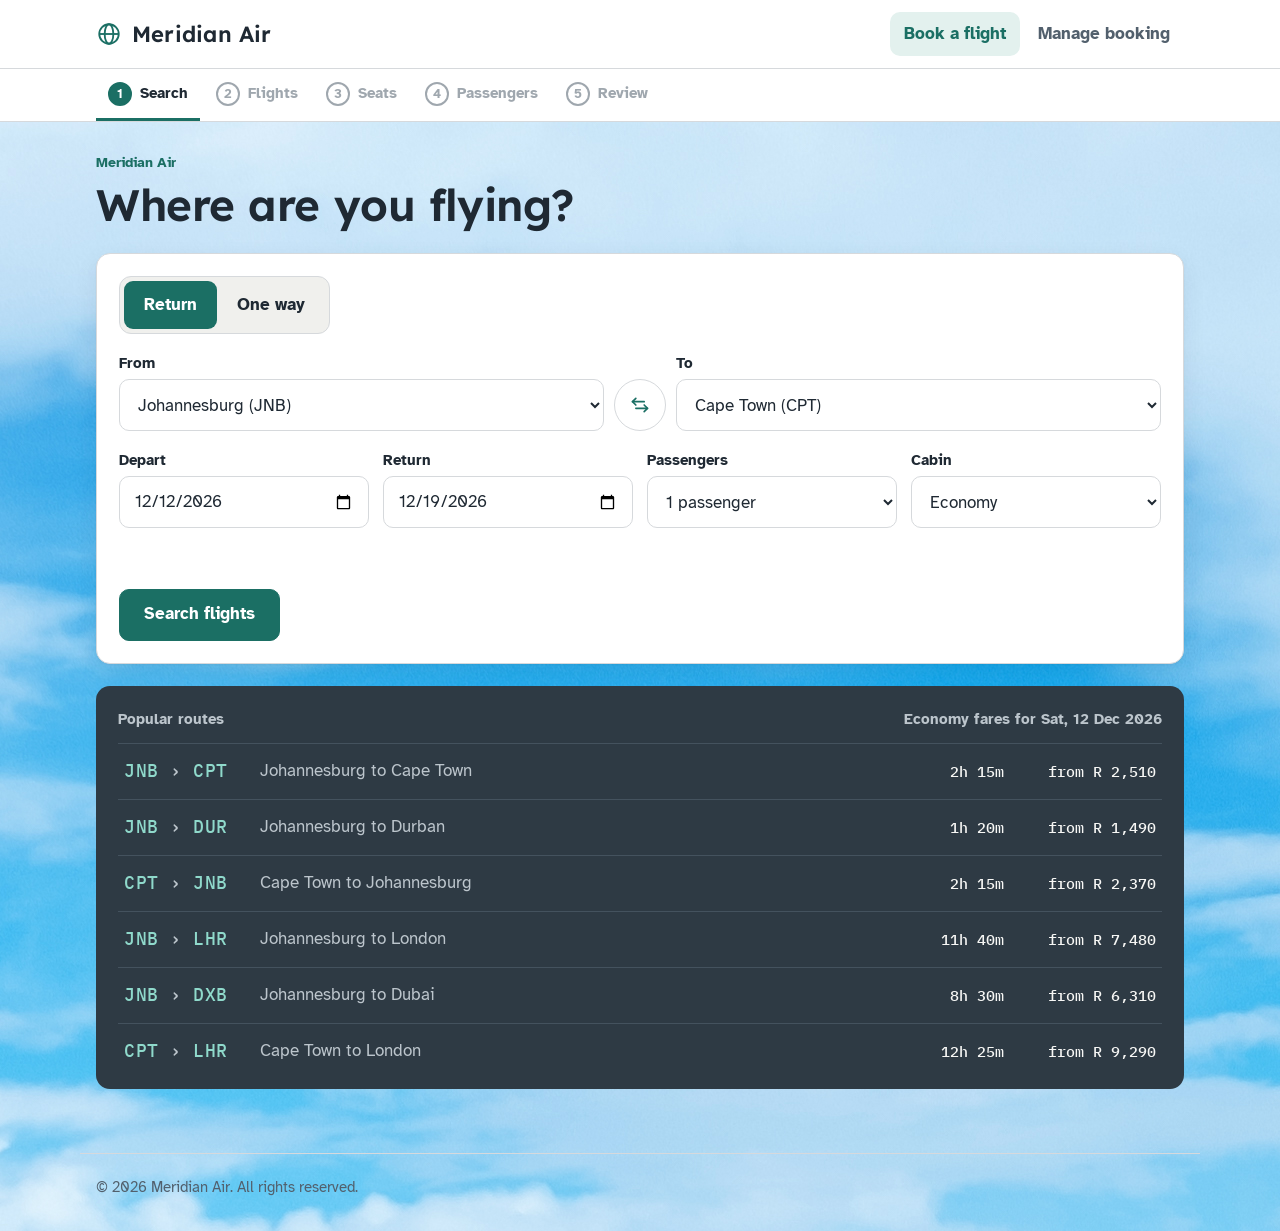
<file: index.html>
<!doctype html>
<html lang="en">
<head>
<meta charset="utf-8">
<meta name="viewport" content="width=device-width, initial-scale=1">
<title>Meridian Air</title>
<meta name="viewport-fit-sides" content="cover">
<link rel="preconnect" href="https://fonts.googleapis.com">
<link rel="preconnect" href="https://fonts.gstatic.com" crossorigin>
<link rel="stylesheet" href="https://fonts.googleapis.com/css2?family=Atkinson+Hyperlegible:wght@400;700&family=IBM+Plex+Mono:wght@500&family=Lexend:wght@500;600&display=swap">
<link rel="stylesheet" href="style.css">
</head>
<body background="background2.jpg">

<header class="topbar">
  <div class="wrap">
    <div class="brand">
      <svg viewBox="0 0 24 24" width="26" height="26" fill="none" stroke="currentColor" stroke-width="1.7" aria-hidden="true"><circle cx="12" cy="12" r="9"/><ellipse cx="12" cy="12" rx="4" ry="9"/><path d="M3 12h18"/></svg>
      Meridian Air
    </div>
    <nav class="nav" aria-label="Main">
      <button type="button" id="nav-book" data-action="nav" data-view="search">Book a flight</button>
      <button type="button" id="nav-manage" data-action="nav" data-view="manage">Manage booking</button>
    </nav>
  </div>
</header>

<nav class="stepper" id="stepper" aria-label="Booking progress">
  <div class="wrap">
    <ol class="steps"></ol>
  </div>
</nav>

<div class="wrap">
  <div class="layout" id="layout">
    <main id="app"></main>
    <aside id="summary" aria-label="Trip summary"></aside>
  </div>
</div>

<footer class="wrap foot">

     © 2026 Meridian Air. All rights reserved.

</footer>

<script src="script.js"></script>
</body>
</html>
</file>
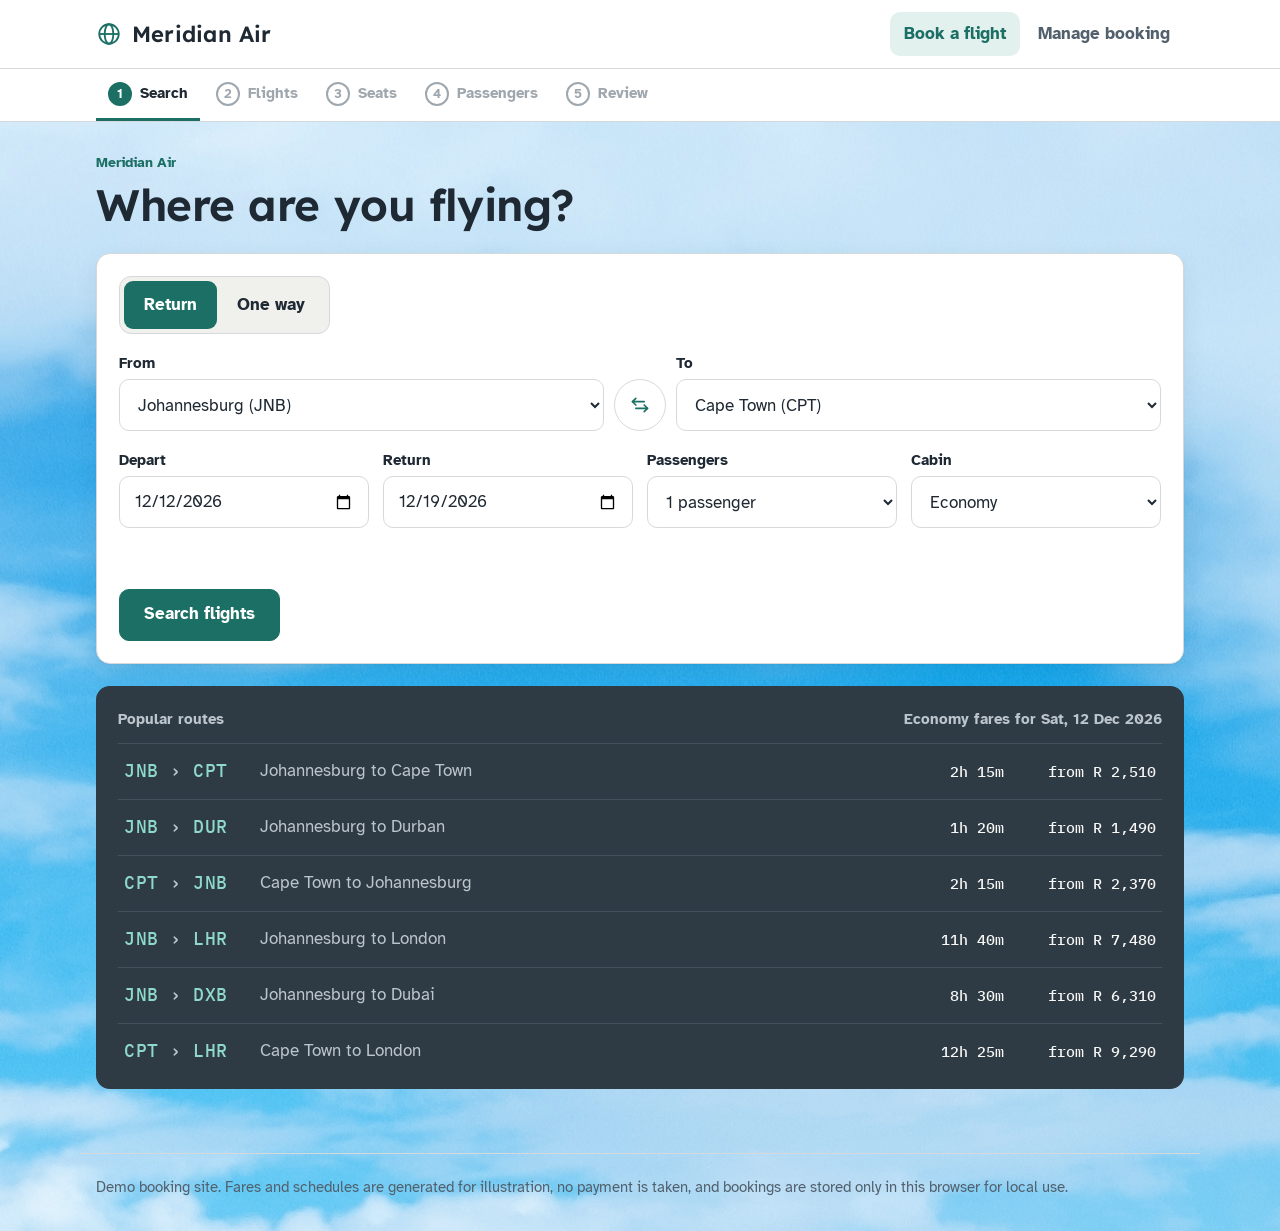
<file: Flight Reservation System/index.html>
<!doctype html>
<html lang="en">
<head>
<meta charset="utf-8">
<meta name="viewport" content="width=device-width, initial-scale=1">
<title>Meridian Air</title>
<meta name="viewport-fit-sides" content="cover">
<link rel="preconnect" href="https://fonts.googleapis.com">
<link rel="preconnect" href="https://fonts.gstatic.com" crossorigin>
<link rel="stylesheet" href="https://fonts.googleapis.com/css2?family=Atkinson+Hyperlegible:wght@400;700&family=IBM+Plex+Mono:wght@500&family=Lexend:wght@500;600&display=swap">
<link rel="stylesheet" href="style.css">
</head>
<body background="background2.jpg">

<header class="topbar">
  <div class="wrap">
    <div class="brand">
      <svg viewBox="0 0 24 24" width="26" height="26" fill="none" stroke="currentColor" stroke-width="1.7" aria-hidden="true"><circle cx="12" cy="12" r="9"/><ellipse cx="12" cy="12" rx="4" ry="9"/><path d="M3 12h18"/></svg>
      Meridian Air
    </div>
    <nav class="nav" aria-label="Main">
      <button type="button" id="nav-book" data-action="nav" data-view="search">Book a flight</button>
      <button type="button" id="nav-manage" data-action="nav" data-view="manage">Manage booking</button>
    </nav>
  </div>
</header>

<nav class="stepper" id="stepper" aria-label="Booking progress">
  <div class="wrap">
    <ol class="steps"></ol>
  </div>
</nav>

<div class="wrap">
  <div class="layout" id="layout">
    <main id="app"></main>
    <aside id="summary" aria-label="Trip summary"></aside>
  </div>
</div>

<footer class="wrap foot">
  Demo booking site. Fares and schedules are generated for illustration, no payment is taken, and bookings are stored only in this browser for local use.
</footer>

<script src="script.js"></script>
</body>
</html>
</file>
<file: style.css>
/* Layout: a light, airy page with soft stone neutrals and one calm teal accent.
   Larger type (Atkinson Hyperlegible), generous spacing and 52px controls keep it easy for every age.
   A slate "departures board" is the only dark surface. */
:root {
  --bg: #f5f5f3;
  --surface: #ffffff;
  --surface-2: #f0f0ed;
  --ink: #1f2933;
  --muted: #52606d;
  --line: #d6d9dc;
  --accent: #1b6f64;
  --accent-ink: #ffffff;
  --accent-soft: #e3f1ee;
  --board: #2e3a44;
  --board-ink: #f7f7f5;
  --board-dim: #bcc5cc;
  --board-line: #44525e;
  --on-board: #8fd9cb;
  --fee: #c98f1a;
  --focus: #1d4ed8;
  --good: #1b7a4c;
  --bad: #b3261e;
  --seat: #ffffff;
  --seat-biz: #e3ecf1;
  --seat-taken: #e4e6e8;
  --veil: linear-gradient(rgba(245, 245, 243, 0.5), rgba(245, 245, 243, 0.78));
  --radius: 14px;
  --radius-sm: 10px;
  --shadow: 0 1px 2px rgba(31, 41, 51, 0.05), 0 8px 24px rgba(31, 41, 51, 0.07);
  --font-display: "Lexend", "Atkinson Hyperlegible", system-ui, -apple-system, "Segoe UI", sans-serif;
  --font-body: "Atkinson Hyperlegible", system-ui, -apple-system, "Segoe UI", Roboto, sans-serif;
  --font-mono: "IBM Plex Mono", ui-monospace, Menlo, Consolas, monospace;
  color-scheme: light;
}

@media (prefers-color-scheme: dark) {
  :root:not([data-theme="light"]) {
    --bg: #181c20;
    --surface: #222830;
    --surface-2: #2a3139;
    --ink: #eceff1;
    --muted: #aab5bf;
    --line: #3b4651;
    --accent: #5cc4b1;
    --accent-ink: #0b1f1b;
    --accent-soft: #1f3a37;
    --board: #12161a;
    --board-ink: #f1f3f4;
    --board-dim: #aab5bf;
    --board-line: #2b343c;
    --on-board: #7fd6c5;
    --fee: #e0b04f;
    --focus: #8ab6ff;
    --good: #5ad39b;
    --bad: #ff8a8a;
    --seat: #2a3139;
    --seat-biz: #26414a;
    --seat-taken: #1f252b;
    --veil: linear-gradient(rgba(24, 28, 32, 0.78), rgba(24, 28, 32, 0.88));
    --shadow: 0 1px 2px rgba(0, 0, 0, 0.3), 0 8px 24px rgba(0, 0, 0, 0.35);
    color-scheme: dark;
  }
}

:root[data-theme="dark"] {
  --bg: #181c20;
  --surface: #222830;
  --surface-2: #2a3139;
  --ink: #eceff1;
  --muted: #aab5bf;
  --line: #3b4651;
  --accent: #5cc4b1;
  --accent-ink: #0b1f1b;
  --accent-soft: #1f3a37;
  --board: #12161a;
  --board-ink: #f1f3f4;
  --board-dim: #aab5bf;
  --board-line: #2b343c;
  --on-board: #7fd6c5;
  --fee: #e0b04f;
  --focus: #8ab6ff;
  --good: #5ad39b;
  --bad: #ff8a8a;
  --seat: #2a3139;
  --seat-biz: #26414a;
  --seat-taken: #1f252b;
  --veil: linear-gradient(rgba(24, 28, 32, 0.78), rgba(24, 28, 32, 0.88));
  --shadow: 0 1px 2px rgba(0, 0, 0, 0.3), 0 8px 24px rgba(0, 0, 0, 0.35);
  color-scheme: dark;
}

*,
*::before,
*::after {
  box-sizing: border-box;
}

html {
  -webkit-text-size-adjust: 100%;
}

body {
  margin: 0;
  color: var(--ink);
  font: 17px/1.55 var(--font-body);
}


[hidden] {
  display: none !important;
}

h1,
h2,
h3,
p,
dl,
dd {
  margin: 0;
}

button,
input,
select {
  font: inherit;
  color: inherit;
}

button {
  cursor: pointer;
}

:focus-visible {
  outline: 3px solid var(--focus);
  outline-offset: 2px;
}

.wrap {
  width: 100%;
  max-width: 1120px;
  margin: 0 auto;
  padding-left: max(16px, env(safe-area-inset-left, 0px));
  padding-right: max(16px, env(safe-area-inset-right, 0px));
}

/* ---------- Top bar ---------- */
.topbar {
  background: var(--surface);
  border-bottom: 1px solid var(--line);
}

.topbar .wrap {
  display: flex;
  flex-wrap: wrap;
  align-items: center;
  justify-content: space-between;
  gap: 8px 16px;
  padding-block: 12px;
}

.brand {
  display: flex;
  align-items: center;
  gap: 10px;
  font: 600 22px/1 var(--font-display);
  letter-spacing: 0.01em;
}

.brand svg {
  color: var(--accent);
}

.nav {
  display: flex;
  flex-wrap: wrap;
  gap: 4px;
}

.nav button {
  background: none;
  border: 0;
  border-radius: var(--radius-sm);
  min-height: 44px;
  padding: 0 14px;
  color: var(--muted);
  font-weight: 700;
}

.nav button:hover {
  background: var(--surface-2);
  color: var(--ink);
}

.nav button[aria-current="page"] {
  color: var(--accent);
  background: var(--accent-soft);
}

/* ---------- Stepper ---------- */
.stepper {
  background: var(--surface);
  border-bottom: 1px solid var(--line);
}

.steps {
  display: flex;
  gap: 4px;
  list-style: none;
  margin: 0;
  padding: 0;
  overflow-x: auto;
}

.step {
  display: flex;
  align-items: center;
  gap: 8px;
  min-height: 52px;
  background: none;
  border: 0;
  border-bottom: 3px solid transparent;
  padding: 0 12px;
  color: var(--muted);
  font-weight: 700;
  font-size: 15px;
  white-space: nowrap;
}

.step .n {
  display: grid;
  place-items: center;
  width: 24px;
  height: 24px;
  border-radius: 50%;
  border: 2px solid currentColor;
  font-size: 13px;
}

.step[aria-current="step"] {
  color: var(--ink);
  border-bottom-color: var(--accent);
}

.step[aria-current="step"] .n {
  background: var(--accent);
  border-color: var(--accent);
  color: var(--accent-ink);
}

.step:disabled {
  opacity: 0.55;
  cursor: default;
}

/* ---------- Layout ---------- */
.layout {
  display: grid;
  grid-template-columns: minmax(0, 1fr);
  gap: 28px;
  padding-block: 32px 64px;
}

.layout.with-aside {
  grid-template-columns: minmax(0, 1fr) 350px;
  align-items: start;
}

#summary {
  position: sticky;
  top: 16px;
}

@media (max-width: 900px) {
  .layout.with-aside {
    grid-template-columns: minmax(0, 1fr);
  }

  #summary {
    position: static;
  }
}

.view {
  display: grid;
  gap: 22px;
  min-width: 0;
}

.eyebrow {
  font-weight: 700;
  font-size: 14px;
  line-height: 1.3;
  color: var(--accent);
}

h1 {
  font: 600 clamp(30px, 5vw, 44px) / 1.15 var(--font-display);
  letter-spacing: -0.01em;
  text-wrap: balance;
}

h2 {
  font: 600 22px/1.2 var(--font-display);
}

h3 {
  font-size: 18px;
  font-weight: 700;
}

.page-head {
  display: grid;
  gap: 8px;
}

.sub {
  color: var(--muted);
}

.panel {
  background: var(--surface);
  border: 1px solid var(--line);
  border-radius: var(--radius);
  padding: 22px;
  min-width: 0;
}

.panel.lift {
  box-shadow: var(--shadow);
}

/* ---------- Form controls ---------- */
.field {
  display: grid;
  gap: 7px;
  min-width: 0;
}

.field > span,
.legend {
  font-size: 15px;
  font-weight: 700;
  line-height: 1.2;
  color: var(--ink);
}

.field select,
.field input {
  width: 100%;
  height: 52px;
  padding: 0 14px;
  background: var(--surface);
  border: 1.5px solid var(--line);
  border-radius: var(--radius-sm);
  min-width: 0;
}

.field select:hover,
.field input:hover:not(:disabled) {
  border-color: var(--muted);
}

.field input:disabled {
  opacity: 0.55;
  background: var(--surface-2);
}

.field input[aria-invalid="true"] {
  border-color: var(--bad);
}

.field > .err {
  font: 700 15px/1.4 var(--font-body);
  color: var(--bad);
}

.form-error {
  color: var(--bad);
  font-weight: 700;
  min-height: 1.2em;
}

.search {
  display: grid;
  gap: 20px;
}

.route {
  display: grid;
  grid-template-columns: minmax(0, 1fr) auto minmax(0, 1fr);
  gap: 10px;
  align-items: end;
}

.swap {
  width: 52px;
  height: 52px;
  display: grid;
  place-items: center;
  background: var(--surface);
  border: 1.5px solid var(--line);
  border-radius: 50%;
  color: var(--accent);
}

.swap:hover {
  border-color: var(--accent);
  background: var(--accent-soft);
}

.options {
  display: grid;
  grid-template-columns: repeat(auto-fit, minmax(160px, 1fr));
  gap: 14px;
}

@media (max-width: 560px) {
  .route {
    grid-template-columns: minmax(0, 1fr);
  }

  .swap {
    justify-self: center;
    transform: rotate(90deg);
  }
}

.seg {
  display: inline-flex;
  border: 1.5px solid var(--line);
  border-radius: 12px;
  padding: 4px;
  background: var(--surface-2);
  width: fit-content;
}

.seg label {
  position: relative;
}

.seg input {
  position: absolute;
  opacity: 0;
  inset: 0;
  margin: 0;
}

.seg span {
  display: block;
  padding: 11px 20px;
  border-radius: 9px;
  font-weight: 700;
  cursor: pointer;
}

.seg input:checked + span {
  background: var(--accent);
  color: var(--accent-ink);
}

.seg input:focus-visible + span {
  outline: 3px solid var(--focus);
  outline-offset: 2px;
}

/* ---------- Buttons ---------- */
.btn {
  display: inline-flex;
  align-items: center;
  justify-content: center;
  gap: 8px;
  min-height: 52px;
  padding: 0 24px;
  border-radius: var(--radius-sm);
  border: 1.5px solid var(--line);
  background: var(--surface);
  font-weight: 700;
}

.btn:hover:not(:disabled) {
  border-color: var(--muted);
  background: var(--surface-2);
}

.btn.primary {
  background: var(--accent);
  border-color: var(--accent);
  color: var(--accent-ink);
}

.btn.primary:hover:not(:disabled) {
  background: var(--accent);
  filter: brightness(0.92);
}

.btn.danger {
  color: var(--bad);
  border-color: var(--bad);
}

.btn:disabled {
  opacity: 0.5;
  cursor: not-allowed;
}

.btn.small {
  min-height: 44px;
  padding: 0 18px;
  font-size: 16px;
}

.actions {
  display: flex;
  flex-wrap: wrap;
  gap: 12px;
  align-items: center;
}

.actions .spacer {
  flex: 1;
}

/* ---------- Departures board ---------- */
.board {
  background: var(--board);
  color: var(--board-ink);
  border-radius: var(--radius);
  padding: 22px 22px 10px;
}

.board-head {
  display: flex;
  flex-wrap: wrap;
  justify-content: space-between;
  gap: 4px 16px;
  padding-bottom: 12px;
  font-size: 15px;
  font-weight: 700;
  color: var(--board-dim);
}

.board-row {
  display: grid;
  grid-template-columns: 124px minmax(0, 1fr) 84px 140px;
  gap: 12px;
  align-items: center;
  width: 100%;
  min-height: 56px;
  padding: 12px 6px;
  background: none;
  border: 0;
  border-top: 1px solid var(--board-line);
  text-align: left;
  color: inherit;
}

.board-row:hover {
  background: var(--board-line);
}

.b-code {
  font: 500 18px/1 var(--font-mono);
  color: var(--on-board);
  letter-spacing: 0.03em;
}

.b-code i {
  font-style: normal;
  color: var(--board-dim);
}

.b-dur,
.b-price {
  font: 500 15px/1 var(--font-mono);
  text-align: right;
  font-variant-numeric: tabular-nums;
}

.b-name {
  color: var(--board-dim);
  min-width: 0;
}

@media (max-width: 640px) {
  .board-row {
    grid-template-columns: minmax(0, 1fr) auto;
    row-gap: 4px;
  }

  .b-name {
    grid-column: 1 / -1;
    grid-row: 2;
  }

  .b-dur {
    display: none;
  }
}

/* ---------- Flight results ---------- */
.toolbar {
  display: flex;
  flex-wrap: wrap;
  align-items: end;
  gap: 14px 24px;
}

.toolbar .field {
  min-width: 200px;
}

.check {
  display: flex;
  align-items: center;
  gap: 10px;
  min-height: 52px;
  font-weight: 700;
}

.check input {
  width: 22px;
  height: 22px;
  accent-color: var(--accent);
}

.flights {
  display: grid;
  gap: 14px;
}

.flight {
  display: grid;
  grid-template-columns: minmax(0, 1fr) auto;
  grid-template-areas:
    "times buy"
    "meta buy";
  gap: 12px 28px;
  align-items: center;
  background: var(--surface);
  border: 1px solid var(--line);
  border-radius: var(--radius);
  padding: 20px 22px;
}

.f-times {
  grid-area: times;
  display: grid;
  grid-template-columns: auto minmax(90px, 1fr) auto;
  gap: 18px;
  align-items: center;
}

.f-end {
  display: grid;
  gap: 4px;
}

.time {
  font: 500 28px/1 var(--font-mono);
  font-variant-numeric: tabular-nums;
}

.time sup {
  font-size: 13px;
  color: var(--bad);
  margin-left: 2px;
}

.iata {
  font: 500 14px/1 var(--font-mono);
  letter-spacing: 0.08em;
  color: var(--muted);
}

.f-track {
  display: grid;
  gap: 6px;
  text-align: center;
  font-size: 15px;
  color: var(--muted);
}

.f-track .line {
  height: 2px;
  background: var(--line);
  position: relative;
}

.f-track .line::after {
  content: "";
  position: absolute;
  right: 0;
  top: -4px;
  width: 10px;
  height: 10px;
  border-radius: 50%;
  background: var(--accent);
}

.f-meta {
  grid-area: meta;
  display: flex;
  flex-wrap: wrap;
  gap: 6px 14px;
  align-items: center;
  font-size: 15px;
  color: var(--muted);
}

.tag {
  display: inline-block;
  padding: 3px 12px;
  border-radius: 99px;
  font-size: 14px;
  font-weight: 700;
  line-height: 1.4;
  background: var(--accent-soft);
  color: var(--accent);
}

.f-buy {
  grid-area: buy;
  display: grid;
  gap: 10px;
  justify-items: end;
}

.price {
  display: grid;
  justify-items: end;
}

.price b {
  font: 500 24px/1.1 var(--font-mono);
  font-variant-numeric: tabular-nums;
}

.price span {
  font-size: 14px;
  color: var(--muted);
}

@media (max-width: 640px) {
  .flight {
    grid-template-columns: minmax(0, 1fr);
    grid-template-areas:
      "times"
      "meta"
      "buy";
  }

  .f-buy {
    grid-auto-flow: column;
    justify-content: space-between;
    align-items: center;
    justify-items: stretch;
  }

  .f-buy .price {
    justify-items: start;
  }
}

.empty {
  text-align: center;
  display: grid;
  gap: 14px;
  justify-items: center;
  padding: 40px 20px;
  color: var(--muted);
}

/* ---------- Summary aside ---------- */
.summary {
  display: grid;
  gap: 18px;
}

.s-leg {
  display: grid;
  gap: 2px;
  padding-bottom: 16px;
  border-bottom: 1px solid var(--line);
}

.s-route {
  font: 600 22px/1.2 var(--font-display);
}

.s-route i {
  font-style: normal;
  color: var(--accent);
}

.s-line {
  color: var(--muted);
  font-size: 15px;
}

.rows {
  display: grid;
  gap: 10px;
}

.rows > div {
  display: flex;
  justify-content: space-between;
  gap: 12px;
}

.rows dt {
  color: var(--muted);
}

.rows dd {
  font-family: var(--font-mono);
  font-variant-numeric: tabular-nums;
}

.rows .total {
  padding-top: 12px;
  border-top: 1px solid var(--line);
  font-weight: 700;
}

.rows .total dt {
  color: var(--ink);
}

.rows .total dd {
  font-size: 20px;
}

/* ---------- Seat selection ---------- */
.tabs {
  display: flex;
  flex-wrap: wrap;
  gap: 10px;
}

.chip {
  display: grid;
  gap: 2px;
  min-height: 56px;
  text-align: left;
  padding: 9px 16px;
  border: 1.5px solid var(--line);
  border-radius: 12px;
  background: var(--surface);
}

.chip small {
  font-size: 14px;
  font-weight: 700;
  line-height: 1.2;
  color: var(--muted);
}

.chip b {
  font: 500 16px/1.2 var(--font-mono);
}

.chip:hover {
  border-color: var(--muted);
}

.chip[aria-pressed="true"] {
  border-color: var(--accent);
  background: var(--accent-soft);
  box-shadow: inset 0 0 0 1px var(--accent);
}

.legend-row {
  display: flex;
  flex-wrap: wrap;
  gap: 8px 20px;
  font-size: 15px;
  color: var(--muted);
}

.legend-row span {
  display: inline-flex;
  align-items: center;
  gap: 8px;
}

.legend-row .sw {
  display: inline-block;
  width: 20px;
  height: 18px;
  border: 1.5px solid var(--line);
  border-radius: 5px 5px 3px 3px;
  background: var(--seat);
}

.sw.sel {
  background: var(--accent);
  border-color: var(--accent);
}

.sw.taken {
  background-color: var(--seat-taken);
  background-image: repeating-linear-gradient(135deg, var(--line) 0 2px, transparent 2px 5px);
}

.sw.fee {
  box-shadow: inset 0 -4px 0 var(--fee);
}

.fuselage {
  width: 100%;
  max-width: 420px;
  margin: 0 auto;
  padding: 48px 16px 30px;
  border: 2px solid var(--line);
  border-radius: 150px 150px 28px 28px / 116px 116px 28px 28px;
  background: var(--surface-2);
  display: grid;
  gap: 7px;
  justify-items: center;
}

.cabin-tag,
.exit-tag {
  font-size: 14px;
  font-weight: 700;
  line-height: 1;
  color: var(--muted);
  padding: 12px 0 6px;
}

.exit-tag {
  color: var(--bad);
  padding: 10px 0 2px;
}

.srow {
  display: grid;
  grid-template-columns: repeat(3, 42px) 34px repeat(3, 42px);
  gap: 7px;
  align-items: center;
}

.srow.biz {
  grid-template-columns: repeat(2, 58px) 34px repeat(2, 58px);
}

.rownum {
  text-align: center;
  font: 500 13px/1 var(--font-mono);
  color: var(--muted);
}

.seat {
  width: 100%;
  height: 40px;
  padding: 0;
  border: 1.5px solid var(--muted);
  border-radius: 8px 8px 4px 4px;
  background: var(--seat);
  color: var(--ink);
  font: 500 13px/1 var(--font-mono);
}

.seat.biz {
  height: 48px;
  background: var(--seat-biz);
}

.seat.fee {
  box-shadow: inset 0 -4px 0 var(--fee);
}

.seat:hover:not(:disabled):not([aria-disabled="true"]) {
  border-color: var(--accent);
  border-width: 2.5px;
}

.seat.taken {
  border-color: var(--line);
  background-color: var(--seat-taken);
  background-image: repeating-linear-gradient(135deg, var(--line) 0 2px, transparent 2px 6px);
  cursor: not-allowed;
}

.seat.off {
  opacity: 0.4;
  border-color: var(--line);
  cursor: not-allowed;
}

.seat.sel-me {
  background: var(--accent);
  border-color: var(--accent);
  color: var(--accent-ink);
  font-weight: 700;
  box-shadow: none;
}

.seat.sel-other {
  background: var(--board);
  border-color: var(--board);
  color: var(--board-ink);
  box-shadow: none;
  cursor: default;
}

/* ---------- Passenger form ---------- */
.p-block {
  display: grid;
  gap: 16px;
}

.grid-2 {
  display: grid;
  grid-template-columns: repeat(auto-fit, minmax(220px, 1fr));
  gap: 16px;
}

.note {
  font-size: 15px;
  color: var(--muted);
}

/* ---------- Review ---------- */
.review-legs {
  display: grid;
  gap: 22px;
}

.r-leg {
  display: grid;
  gap: 10px;
}

.table-wrap {
  overflow-x: auto;
}

table {
  width: 100%;
  border-collapse: collapse;
}

th,
td {
  text-align: left;
  padding: 10px 14px 10px 0;
  border-bottom: 1px solid var(--line);
  white-space: nowrap;
}

th {
  font-size: 14px;
  font-weight: 700;
  color: var(--muted);
}

td.mono {
  font-family: var(--font-mono);
}

/* ---------- Confirmation, boarding passes ---------- */
.confirm-head {
  background: var(--board);
  color: var(--board-ink);
  border-radius: var(--radius);
  padding: 28px;
  display: grid;
  gap: 12px;
}

.confirm-head .eyebrow {
  color: var(--on-board);
}

.confirm-head .btn {
  background: transparent;
  border-color: var(--board-dim);
  color: var(--board-ink);
}

.confirm-head .btn:hover:not(:disabled) {
  background: var(--board-line);
  border-color: var(--board-ink);
}

.confirm-head .btn.primary {
  background: var(--accent);
  border-color: var(--accent);
  color: var(--accent-ink);
}

.pnr {
  font: 500 clamp(36px, 8vw, 56px) / 1 var(--font-mono);
  letter-spacing: 0.16em;
  color: var(--on-board);
  user-select: all;
}

.pill {
  display: inline-block;
  width: fit-content;
  padding: 3px 12px;
  border-radius: 99px;
  font-size: 14px;
  font-weight: 700;
  line-height: 1.4;
  text-transform: capitalize;
  border: 1.5px solid currentColor;
}

.pill.ok {
  color: var(--good);
}

.pill.bad {
  color: var(--bad);
}

.passes {
  display: grid;
  gap: 18px;
}

.pass {
  display: grid;
  grid-template-columns: minmax(0, 1fr) 190px;
  background: var(--surface);
  border: 1px solid var(--line);
  border-radius: var(--radius);
  overflow: hidden;
}

.pass.void {
  opacity: 0.6;
}

.pass-main {
  display: grid;
  gap: 18px;
  padding: 0 0 20px;
  min-width: 0;
}

.pass-top {
  display: flex;
  justify-content: space-between;
  gap: 12px;
  padding: 12px 22px;
  background: var(--board);
  color: var(--board-ink);
  font-size: 15px;
  font-weight: 700;
}

.pass-route {
  display: flex;
  align-items: center;
  gap: 16px;
  padding: 0 22px;
}

.pass-route > div {
  display: grid;
  min-width: 0;
}

.pass-route .code {
  font: 600 clamp(36px, 8vw, 48px) / 1 var(--font-display);
  letter-spacing: 0.02em;
}

.pass-route span {
  font-size: 15px;
  color: var(--muted);
}

.pass-route svg {
  flex: none;
  color: var(--accent);
}

.pass-grid {
  display: grid;
  grid-template-columns: repeat(auto-fit, minmax(120px, 1fr));
  gap: 14px 18px;
  padding: 0 22px;
}

.pass-grid div {
  display: grid;
  gap: 2px;
  min-width: 0;
}

.pass-grid dt {
  font-size: 14px;
  font-weight: 700;
  line-height: 1.2;
  color: var(--muted);
}

.pass-grid dd {
  font: 500 16px/1.3 var(--font-mono);
  overflow-wrap: anywhere;
}

.pass-stub {
  display: grid;
  align-content: space-between;
  gap: 16px;
  padding: 20px;
  border-left: 2px dashed var(--line);
  background: var(--surface-2);
}

.stub-seat {
  display: grid;
  gap: 2px;
}

.stub-seat b {
  font: 600 46px/1 var(--font-display);
  color: var(--accent);
}

.stub-seat small,
.stub-pnr {
  font: 700 14px/1.2 var(--font-body);
  color: var(--muted);
}

.stub-pnr {
  font-family: var(--font-mono);
  font-weight: 500;
  letter-spacing: 0.12em;
}

.barcode {
  display: flex;
  align-items: stretch;
  height: 46px;
  overflow: hidden;
}

.barcode i {
  display: block;
  flex: none;
  background: var(--ink);
}

@media (max-width: 640px) {
  .pass {
    grid-template-columns: minmax(0, 1fr);
  }

  .pass-stub {
    border-left: 0;
    border-top: 2px dashed var(--line);
    grid-template-columns: auto 1fr;
    align-items: center;
  }
}

.booking-list {
  display: grid;
}

.booking-row {
  display: grid;
  grid-template-columns: 120px minmax(0, 1fr) auto auto;
  gap: 14px;
  align-items: center;
  padding: 14px 0;
  border-top: 1px solid var(--line);
}

.booking-row:first-child {
  border-top: 0;
}

.booking-row .mono {
  font-family: var(--font-mono);
  font-weight: 500;
}

@media (max-width: 640px) {
  .booking-row {
    grid-template-columns: minmax(0, 1fr) auto;
  }
}

.foot {
  border-top: 1px solid var(--line);
  padding-block: 22px 32px;
  color: var(--muted);
  font-size: 15px;
}

@media (prefers-reduced-motion: reduce) {
  * {
    transition: none !important;
    animation: none !important;
    scroll-behavior: auto !important;
  }
}
</file>
<file: Flight Reservation System/style.css>
/* Layout: a light, airy page with soft stone neutrals and one calm teal accent.
   Larger type (Atkinson Hyperlegible), generous spacing and 52px controls keep it easy for every age.
   A slate "departures board" is the only dark surface. */
:root {
  --bg: #f5f5f3;
  --surface: #ffffff;
  --surface-2: #f0f0ed;
  --ink: #1f2933;
  --muted: #52606d;
  --line: #d6d9dc;
  --accent: #1b6f64;
  --accent-ink: #ffffff;
  --accent-soft: #e3f1ee;
  --board: #2e3a44;
  --board-ink: #f7f7f5;
  --board-dim: #bcc5cc;
  --board-line: #44525e;
  --on-board: #8fd9cb;
  --fee: #c98f1a;
  --focus: #1d4ed8;
  --good: #1b7a4c;
  --bad: #b3261e;
  --seat: #ffffff;
  --seat-biz: #e3ecf1;
  --seat-taken: #e4e6e8;
  --veil: linear-gradient(rgba(245, 245, 243, 0.5), rgba(245, 245, 243, 0.78));
  --radius: 14px;
  --radius-sm: 10px;
  --shadow: 0 1px 2px rgba(31, 41, 51, 0.05), 0 8px 24px rgba(31, 41, 51, 0.07);
  --font-display: "Lexend", "Atkinson Hyperlegible", system-ui, -apple-system, "Segoe UI", sans-serif;
  --font-body: "Atkinson Hyperlegible", system-ui, -apple-system, "Segoe UI", Roboto, sans-serif;
  --font-mono: "IBM Plex Mono", ui-monospace, Menlo, Consolas, monospace;
  color-scheme: light;
}

@media (prefers-color-scheme: dark) {
  :root:not([data-theme="light"]) {
    --bg: #181c20;
    --surface: #222830;
    --surface-2: #2a3139;
    --ink: #eceff1;
    --muted: #aab5bf;
    --line: #3b4651;
    --accent: #5cc4b1;
    --accent-ink: #0b1f1b;
    --accent-soft: #1f3a37;
    --board: #12161a;
    --board-ink: #f1f3f4;
    --board-dim: #aab5bf;
    --board-line: #2b343c;
    --on-board: #7fd6c5;
    --fee: #e0b04f;
    --focus: #8ab6ff;
    --good: #5ad39b;
    --bad: #ff8a8a;
    --seat: #2a3139;
    --seat-biz: #26414a;
    --seat-taken: #1f252b;
    --veil: linear-gradient(rgba(24, 28, 32, 0.78), rgba(24, 28, 32, 0.88));
    --shadow: 0 1px 2px rgba(0, 0, 0, 0.3), 0 8px 24px rgba(0, 0, 0, 0.35);
    color-scheme: dark;
  }
}

:root[data-theme="dark"] {
  --bg: #181c20;
  --surface: #222830;
  --surface-2: #2a3139;
  --ink: #eceff1;
  --muted: #aab5bf;
  --line: #3b4651;
  --accent: #5cc4b1;
  --accent-ink: #0b1f1b;
  --accent-soft: #1f3a37;
  --board: #12161a;
  --board-ink: #f1f3f4;
  --board-dim: #aab5bf;
  --board-line: #2b343c;
  --on-board: #7fd6c5;
  --fee: #e0b04f;
  --focus: #8ab6ff;
  --good: #5ad39b;
  --bad: #ff8a8a;
  --seat: #2a3139;
  --seat-biz: #26414a;
  --seat-taken: #1f252b;
  --veil: linear-gradient(rgba(24, 28, 32, 0.78), rgba(24, 28, 32, 0.88));
  --shadow: 0 1px 2px rgba(0, 0, 0, 0.3), 0 8px 24px rgba(0, 0, 0, 0.35);
  color-scheme: dark;
}

*,
*::before,
*::after {
  box-sizing: border-box;
}

html {
  -webkit-text-size-adjust: 100%;
}

body {
  margin: 0;
  color: var(--ink);
  font: 17px/1.55 var(--font-body);
}


[hidden] {
  display: none !important;
}

h1,
h2,
h3,
p,
dl,
dd {
  margin: 0;
}

button,
input,
select {
  font: inherit;
  color: inherit;
}

button {
  cursor: pointer;
}

:focus-visible {
  outline: 3px solid var(--focus);
  outline-offset: 2px;
}

.wrap {
  width: 100%;
  max-width: 1120px;
  margin: 0 auto;
  padding-left: max(16px, env(safe-area-inset-left, 0px));
  padding-right: max(16px, env(safe-area-inset-right, 0px));
}

/* ---------- Top bar ---------- */
.topbar {
  background: var(--surface);
  border-bottom: 1px solid var(--line);
}

.topbar .wrap {
  display: flex;
  flex-wrap: wrap;
  align-items: center;
  justify-content: space-between;
  gap: 8px 16px;
  padding-block: 12px;
}

.brand {
  display: flex;
  align-items: center;
  gap: 10px;
  font: 600 22px/1 var(--font-display);
  letter-spacing: 0.01em;
}

.brand svg {
  color: var(--accent);
}

.nav {
  display: flex;
  flex-wrap: wrap;
  gap: 4px;
}

.nav button {
  background: none;
  border: 0;
  border-radius: var(--radius-sm);
  min-height: 44px;
  padding: 0 14px;
  color: var(--muted);
  font-weight: 700;
}

.nav button:hover {
  background: var(--surface-2);
  color: var(--ink);
}

.nav button[aria-current="page"] {
  color: var(--accent);
  background: var(--accent-soft);
}

/* ---------- Stepper ---------- */
.stepper {
  background: var(--surface);
  border-bottom: 1px solid var(--line);
}

.steps {
  display: flex;
  gap: 4px;
  list-style: none;
  margin: 0;
  padding: 0;
  overflow-x: auto;
}

.step {
  display: flex;
  align-items: center;
  gap: 8px;
  min-height: 52px;
  background: none;
  border: 0;
  border-bottom: 3px solid transparent;
  padding: 0 12px;
  color: var(--muted);
  font-weight: 700;
  font-size: 15px;
  white-space: nowrap;
}

.step .n {
  display: grid;
  place-items: center;
  width: 24px;
  height: 24px;
  border-radius: 50%;
  border: 2px solid currentColor;
  font-size: 13px;
}

.step[aria-current="step"] {
  color: var(--ink);
  border-bottom-color: var(--accent);
}

.step[aria-current="step"] .n {
  background: var(--accent);
  border-color: var(--accent);
  color: var(--accent-ink);
}

.step:disabled {
  opacity: 0.55;
  cursor: default;
}

/* ---------- Layout ---------- */
.layout {
  display: grid;
  grid-template-columns: minmax(0, 1fr);
  gap: 28px;
  padding-block: 32px 64px;
}

.layout.with-aside {
  grid-template-columns: minmax(0, 1fr) 350px;
  align-items: start;
}

#summary {
  position: sticky;
  top: 16px;
}

@media (max-width: 900px) {
  .layout.with-aside {
    grid-template-columns: minmax(0, 1fr);
  }

  #summary {
    position: static;
  }
}

.view {
  display: grid;
  gap: 22px;
  min-width: 0;
}

.eyebrow {
  font-weight: 700;
  font-size: 14px;
  line-height: 1.3;
  color: var(--accent);
}

h1 {
  font: 600 clamp(30px, 5vw, 44px) / 1.15 var(--font-display);
  letter-spacing: -0.01em;
  text-wrap: balance;
}

h2 {
  font: 600 22px/1.2 var(--font-display);
}

h3 {
  font-size: 18px;
  font-weight: 700;
}

.page-head {
  display: grid;
  gap: 8px;
}

.sub {
  color: var(--muted);
}

.panel {
  background: var(--surface);
  border: 1px solid var(--line);
  border-radius: var(--radius);
  padding: 22px;
  min-width: 0;
}

.panel.lift {
  box-shadow: var(--shadow);
}

/* ---------- Form controls ---------- */
.field {
  display: grid;
  gap: 7px;
  min-width: 0;
}

.field > span,
.legend {
  font-size: 15px;
  font-weight: 700;
  line-height: 1.2;
  color: var(--ink);
}

.field select,
.field input {
  width: 100%;
  height: 52px;
  padding: 0 14px;
  background: var(--surface);
  border: 1.5px solid var(--line);
  border-radius: var(--radius-sm);
  min-width: 0;
}

.field select:hover,
.field input:hover:not(:disabled) {
  border-color: var(--muted);
}

.field input:disabled {
  opacity: 0.55;
  background: var(--surface-2);
}

.field input[aria-invalid="true"] {
  border-color: var(--bad);
}

.field > .err {
  font: 700 15px/1.4 var(--font-body);
  color: var(--bad);
}

.form-error {
  color: var(--bad);
  font-weight: 700;
  min-height: 1.2em;
}

.search {
  display: grid;
  gap: 20px;
}

.route {
  display: grid;
  grid-template-columns: minmax(0, 1fr) auto minmax(0, 1fr);
  gap: 10px;
  align-items: end;
}

.swap {
  width: 52px;
  height: 52px;
  display: grid;
  place-items: center;
  background: var(--surface);
  border: 1.5px solid var(--line);
  border-radius: 50%;
  color: var(--accent);
}

.swap:hover {
  border-color: var(--accent);
  background: var(--accent-soft);
}

.options {
  display: grid;
  grid-template-columns: repeat(auto-fit, minmax(160px, 1fr));
  gap: 14px;
}

@media (max-width: 560px) {
  .route {
    grid-template-columns: minmax(0, 1fr);
  }

  .swap {
    justify-self: center;
    transform: rotate(90deg);
  }
}

.seg {
  display: inline-flex;
  border: 1.5px solid var(--line);
  border-radius: 12px;
  padding: 4px;
  background: var(--surface-2);
  width: fit-content;
}

.seg label {
  position: relative;
}

.seg input {
  position: absolute;
  opacity: 0;
  inset: 0;
  margin: 0;
}

.seg span {
  display: block;
  padding: 11px 20px;
  border-radius: 9px;
  font-weight: 700;
  cursor: pointer;
}

.seg input:checked + span {
  background: var(--accent);
  color: var(--accent-ink);
}

.seg input:focus-visible + span {
  outline: 3px solid var(--focus);
  outline-offset: 2px;
}

/* ---------- Buttons ---------- */
.btn {
  display: inline-flex;
  align-items: center;
  justify-content: center;
  gap: 8px;
  min-height: 52px;
  padding: 0 24px;
  border-radius: var(--radius-sm);
  border: 1.5px solid var(--line);
  background: var(--surface);
  font-weight: 700;
}

.btn:hover:not(:disabled) {
  border-color: var(--muted);
  background: var(--surface-2);
}

.btn.primary {
  background: var(--accent);
  border-color: var(--accent);
  color: var(--accent-ink);
}

.btn.primary:hover:not(:disabled) {
  background: var(--accent);
  filter: brightness(0.92);
}

.btn.danger {
  color: var(--bad);
  border-color: var(--bad);
}

.btn:disabled {
  opacity: 0.5;
  cursor: not-allowed;
}

.btn.small {
  min-height: 44px;
  padding: 0 18px;
  font-size: 16px;
}

.actions {
  display: flex;
  flex-wrap: wrap;
  gap: 12px;
  align-items: center;
}

.actions .spacer {
  flex: 1;
}

/* ---------- Departures board ---------- */
.board {
  background: var(--board);
  color: var(--board-ink);
  border-radius: var(--radius);
  padding: 22px 22px 10px;
}

.board-head {
  display: flex;
  flex-wrap: wrap;
  justify-content: space-between;
  gap: 4px 16px;
  padding-bottom: 12px;
  font-size: 15px;
  font-weight: 700;
  color: var(--board-dim);
}

.board-row {
  display: grid;
  grid-template-columns: 124px minmax(0, 1fr) 84px 140px;
  gap: 12px;
  align-items: center;
  width: 100%;
  min-height: 56px;
  padding: 12px 6px;
  background: none;
  border: 0;
  border-top: 1px solid var(--board-line);
  text-align: left;
  color: inherit;
}

.board-row:hover {
  background: var(--board-line);
}

.b-code {
  font: 500 18px/1 var(--font-mono);
  color: var(--on-board);
  letter-spacing: 0.03em;
}

.b-code i {
  font-style: normal;
  color: var(--board-dim);
}

.b-dur,
.b-price {
  font: 500 15px/1 var(--font-mono);
  text-align: right;
  font-variant-numeric: tabular-nums;
}

.b-name {
  color: var(--board-dim);
  min-width: 0;
}

@media (max-width: 640px) {
  .board-row {
    grid-template-columns: minmax(0, 1fr) auto;
    row-gap: 4px;
  }

  .b-name {
    grid-column: 1 / -1;
    grid-row: 2;
  }

  .b-dur {
    display: none;
  }
}

/* ---------- Flight results ---------- */
.toolbar {
  display: flex;
  flex-wrap: wrap;
  align-items: end;
  gap: 14px 24px;
}

.toolbar .field {
  min-width: 200px;
}

.check {
  display: flex;
  align-items: center;
  gap: 10px;
  min-height: 52px;
  font-weight: 700;
}

.check input {
  width: 22px;
  height: 22px;
  accent-color: var(--accent);
}

.flights {
  display: grid;
  gap: 14px;
}

.flight {
  display: grid;
  grid-template-columns: minmax(0, 1fr) auto;
  grid-template-areas:
    "times buy"
    "meta buy";
  gap: 12px 28px;
  align-items: center;
  background: var(--surface);
  border: 1px solid var(--line);
  border-radius: var(--radius);
  padding: 20px 22px;
}

.f-times {
  grid-area: times;
  display: grid;
  grid-template-columns: auto minmax(90px, 1fr) auto;
  gap: 18px;
  align-items: center;
}

.f-end {
  display: grid;
  gap: 4px;
}

.time {
  font: 500 28px/1 var(--font-mono);
  font-variant-numeric: tabular-nums;
}

.time sup {
  font-size: 13px;
  color: var(--bad);
  margin-left: 2px;
}

.iata {
  font: 500 14px/1 var(--font-mono);
  letter-spacing: 0.08em;
  color: var(--muted);
}

.f-track {
  display: grid;
  gap: 6px;
  text-align: center;
  font-size: 15px;
  color: var(--muted);
}

.f-track .line {
  height: 2px;
  background: var(--line);
  position: relative;
}

.f-track .line::after {
  content: "";
  position: absolute;
  right: 0;
  top: -4px;
  width: 10px;
  height: 10px;
  border-radius: 50%;
  background: var(--accent);
}

.f-meta {
  grid-area: meta;
  display: flex;
  flex-wrap: wrap;
  gap: 6px 14px;
  align-items: center;
  font-size: 15px;
  color: var(--muted);
}

.tag {
  display: inline-block;
  padding: 3px 12px;
  border-radius: 99px;
  font-size: 14px;
  font-weight: 700;
  line-height: 1.4;
  background: var(--accent-soft);
  color: var(--accent);
}

.f-buy {
  grid-area: buy;
  display: grid;
  gap: 10px;
  justify-items: end;
}

.price {
  display: grid;
  justify-items: end;
}

.price b {
  font: 500 24px/1.1 var(--font-mono);
  font-variant-numeric: tabular-nums;
}

.price span {
  font-size: 14px;
  color: var(--muted);
}

@media (max-width: 640px) {
  .flight {
    grid-template-columns: minmax(0, 1fr);
    grid-template-areas:
      "times"
      "meta"
      "buy";
  }

  .f-buy {
    grid-auto-flow: column;
    justify-content: space-between;
    align-items: center;
    justify-items: stretch;
  }

  .f-buy .price {
    justify-items: start;
  }
}

.empty {
  text-align: center;
  display: grid;
  gap: 14px;
  justify-items: center;
  padding: 40px 20px;
  color: var(--muted);
}

/* ---------- Summary aside ---------- */
.summary {
  display: grid;
  gap: 18px;
}

.s-leg {
  display: grid;
  gap: 2px;
  padding-bottom: 16px;
  border-bottom: 1px solid var(--line);
}

.s-route {
  font: 600 22px/1.2 var(--font-display);
}

.s-route i {
  font-style: normal;
  color: var(--accent);
}

.s-line {
  color: var(--muted);
  font-size: 15px;
}

.rows {
  display: grid;
  gap: 10px;
}

.rows > div {
  display: flex;
  justify-content: space-between;
  gap: 12px;
}

.rows dt {
  color: var(--muted);
}

.rows dd {
  font-family: var(--font-mono);
  font-variant-numeric: tabular-nums;
}

.rows .total {
  padding-top: 12px;
  border-top: 1px solid var(--line);
  font-weight: 700;
}

.rows .total dt {
  color: var(--ink);
}

.rows .total dd {
  font-size: 20px;
}

/* ---------- Seat selection ---------- */
.tabs {
  display: flex;
  flex-wrap: wrap;
  gap: 10px;
}

.chip {
  display: grid;
  gap: 2px;
  min-height: 56px;
  text-align: left;
  padding: 9px 16px;
  border: 1.5px solid var(--line);
  border-radius: 12px;
  background: var(--surface);
}

.chip small {
  font-size: 14px;
  font-weight: 700;
  line-height: 1.2;
  color: var(--muted);
}

.chip b {
  font: 500 16px/1.2 var(--font-mono);
}

.chip:hover {
  border-color: var(--muted);
}

.chip[aria-pressed="true"] {
  border-color: var(--accent);
  background: var(--accent-soft);
  box-shadow: inset 0 0 0 1px var(--accent);
}

.legend-row {
  display: flex;
  flex-wrap: wrap;
  gap: 8px 20px;
  font-size: 15px;
  color: var(--muted);
}

.legend-row span {
  display: inline-flex;
  align-items: center;
  gap: 8px;
}

.legend-row .sw {
  display: inline-block;
  width: 20px;
  height: 18px;
  border: 1.5px solid var(--line);
  border-radius: 5px 5px 3px 3px;
  background: var(--seat);
}

.sw.sel {
  background: var(--accent);
  border-color: var(--accent);
}

.sw.taken {
  background-color: var(--seat-taken);
  background-image: repeating-linear-gradient(135deg, var(--line) 0 2px, transparent 2px 5px);
}

.sw.fee {
  box-shadow: inset 0 -4px 0 var(--fee);
}

.fuselage {
  width: 100%;
  max-width: 420px;
  margin: 0 auto;
  padding: 48px 16px 30px;
  border: 2px solid var(--line);
  border-radius: 150px 150px 28px 28px / 116px 116px 28px 28px;
  background: var(--surface-2);
  display: grid;
  gap: 7px;
  justify-items: center;
}

.cabin-tag,
.exit-tag {
  font-size: 14px;
  font-weight: 700;
  line-height: 1;
  color: var(--muted);
  padding: 12px 0 6px;
}

.exit-tag {
  color: var(--bad);
  padding: 10px 0 2px;
}

.srow {
  display: grid;
  grid-template-columns: repeat(3, 42px) 34px repeat(3, 42px);
  gap: 7px;
  align-items: center;
}

.srow.biz {
  grid-template-columns: repeat(2, 58px) 34px repeat(2, 58px);
}

.rownum {
  text-align: center;
  font: 500 13px/1 var(--font-mono);
  color: var(--muted);
}

.seat {
  width: 100%;
  height: 40px;
  padding: 0;
  border: 1.5px solid var(--muted);
  border-radius: 8px 8px 4px 4px;
  background: var(--seat);
  color: var(--ink);
  font: 500 13px/1 var(--font-mono);
}

.seat.biz {
  height: 48px;
  background: var(--seat-biz);
}

.seat.fee {
  box-shadow: inset 0 -4px 0 var(--fee);
}

.seat:hover:not(:disabled):not([aria-disabled="true"]) {
  border-color: var(--accent);
  border-width: 2.5px;
}

.seat.taken {
  border-color: var(--line);
  background-color: var(--seat-taken);
  background-image: repeating-linear-gradient(135deg, var(--line) 0 2px, transparent 2px 6px);
  cursor: not-allowed;
}

.seat.off {
  opacity: 0.4;
  border-color: var(--line);
  cursor: not-allowed;
}

.seat.sel-me {
  background: var(--accent);
  border-color: var(--accent);
  color: var(--accent-ink);
  font-weight: 700;
  box-shadow: none;
}

.seat.sel-other {
  background: var(--board);
  border-color: var(--board);
  color: var(--board-ink);
  box-shadow: none;
  cursor: default;
}

/* ---------- Passenger form ---------- */
.p-block {
  display: grid;
  gap: 16px;
}

.grid-2 {
  display: grid;
  grid-template-columns: repeat(auto-fit, minmax(220px, 1fr));
  gap: 16px;
}

.note {
  font-size: 15px;
  color: var(--muted);
}

/* ---------- Review ---------- */
.review-legs {
  display: grid;
  gap: 22px;
}

.r-leg {
  display: grid;
  gap: 10px;
}

.table-wrap {
  overflow-x: auto;
}

table {
  width: 100%;
  border-collapse: collapse;
}

th,
td {
  text-align: left;
  padding: 10px 14px 10px 0;
  border-bottom: 1px solid var(--line);
  white-space: nowrap;
}

th {
  font-size: 14px;
  font-weight: 700;
  color: var(--muted);
}

td.mono {
  font-family: var(--font-mono);
}

/* ---------- Confirmation, boarding passes ---------- */
.confirm-head {
  background: var(--board);
  color: var(--board-ink);
  border-radius: var(--radius);
  padding: 28px;
  display: grid;
  gap: 12px;
}

.confirm-head .eyebrow {
  color: var(--on-board);
}

.confirm-head .btn {
  background: transparent;
  border-color: var(--board-dim);
  color: var(--board-ink);
}

.confirm-head .btn:hover:not(:disabled) {
  background: var(--board-line);
  border-color: var(--board-ink);
}

.confirm-head .btn.primary {
  background: var(--accent);
  border-color: var(--accent);
  color: var(--accent-ink);
}

.pnr {
  font: 500 clamp(36px, 8vw, 56px) / 1 var(--font-mono);
  letter-spacing: 0.16em;
  color: var(--on-board);
  user-select: all;
}

.pill {
  display: inline-block;
  width: fit-content;
  padding: 3px 12px;
  border-radius: 99px;
  font-size: 14px;
  font-weight: 700;
  line-height: 1.4;
  text-transform: capitalize;
  border: 1.5px solid currentColor;
}

.pill.ok {
  color: var(--good);
}

.pill.bad {
  color: var(--bad);
}

.passes {
  display: grid;
  gap: 18px;
}

.pass {
  display: grid;
  grid-template-columns: minmax(0, 1fr) 190px;
  background: var(--surface);
  border: 1px solid var(--line);
  border-radius: var(--radius);
  overflow: hidden;
}

.pass.void {
  opacity: 0.6;
}

.pass-main {
  display: grid;
  gap: 18px;
  padding: 0 0 20px;
  min-width: 0;
}

.pass-top {
  display: flex;
  justify-content: space-between;
  gap: 12px;
  padding: 12px 22px;
  background: var(--board);
  color: var(--board-ink);
  font-size: 15px;
  font-weight: 700;
}

.pass-route {
  display: flex;
  align-items: center;
  gap: 16px;
  padding: 0 22px;
}

.pass-route > div {
  display: grid;
  min-width: 0;
}

.pass-route .code {
  font: 600 clamp(36px, 8vw, 48px) / 1 var(--font-display);
  letter-spacing: 0.02em;
}

.pass-route span {
  font-size: 15px;
  color: var(--muted);
}

.pass-route svg {
  flex: none;
  color: var(--accent);
}

.pass-grid {
  display: grid;
  grid-template-columns: repeat(auto-fit, minmax(120px, 1fr));
  gap: 14px 18px;
  padding: 0 22px;
}

.pass-grid div {
  display: grid;
  gap: 2px;
  min-width: 0;
}

.pass-grid dt {
  font-size: 14px;
  font-weight: 700;
  line-height: 1.2;
  color: var(--muted);
}

.pass-grid dd {
  font: 500 16px/1.3 var(--font-mono);
  overflow-wrap: anywhere;
}

.pass-stub {
  display: grid;
  align-content: space-between;
  gap: 16px;
  padding: 20px;
  border-left: 2px dashed var(--line);
  background: var(--surface-2);
}

.stub-seat {
  display: grid;
  gap: 2px;
}

.stub-seat b {
  font: 600 46px/1 var(--font-display);
  color: var(--accent);
}

.stub-seat small,
.stub-pnr {
  font: 700 14px/1.2 var(--font-body);
  color: var(--muted);
}

.stub-pnr {
  font-family: var(--font-mono);
  font-weight: 500;
  letter-spacing: 0.12em;
}

.barcode {
  display: flex;
  align-items: stretch;
  height: 46px;
  overflow: hidden;
}

.barcode i {
  display: block;
  flex: none;
  background: var(--ink);
}

@media (max-width: 640px) {
  .pass {
    grid-template-columns: minmax(0, 1fr);
  }

  .pass-stub {
    border-left: 0;
    border-top: 2px dashed var(--line);
    grid-template-columns: auto 1fr;
    align-items: center;
  }
}

.booking-list {
  display: grid;
}

.booking-row {
  display: grid;
  grid-template-columns: 120px minmax(0, 1fr) auto auto;
  gap: 14px;
  align-items: center;
  padding: 14px 0;
  border-top: 1px solid var(--line);
}

.booking-row:first-child {
  border-top: 0;
}

.booking-row .mono {
  font-family: var(--font-mono);
  font-weight: 500;
}

@media (max-width: 640px) {
  .booking-row {
    grid-template-columns: minmax(0, 1fr) auto;
  }
}

.foot {
  border-top: 1px solid var(--line);
  padding-block: 22px 32px;
  color: var(--muted);
  font-size: 15px;
}

@media (prefers-reduced-motion: reduce) {
  * {
    transition: none !important;
    animation: none !important;
    scroll-behavior: auto !important;
  }
}
</file>
